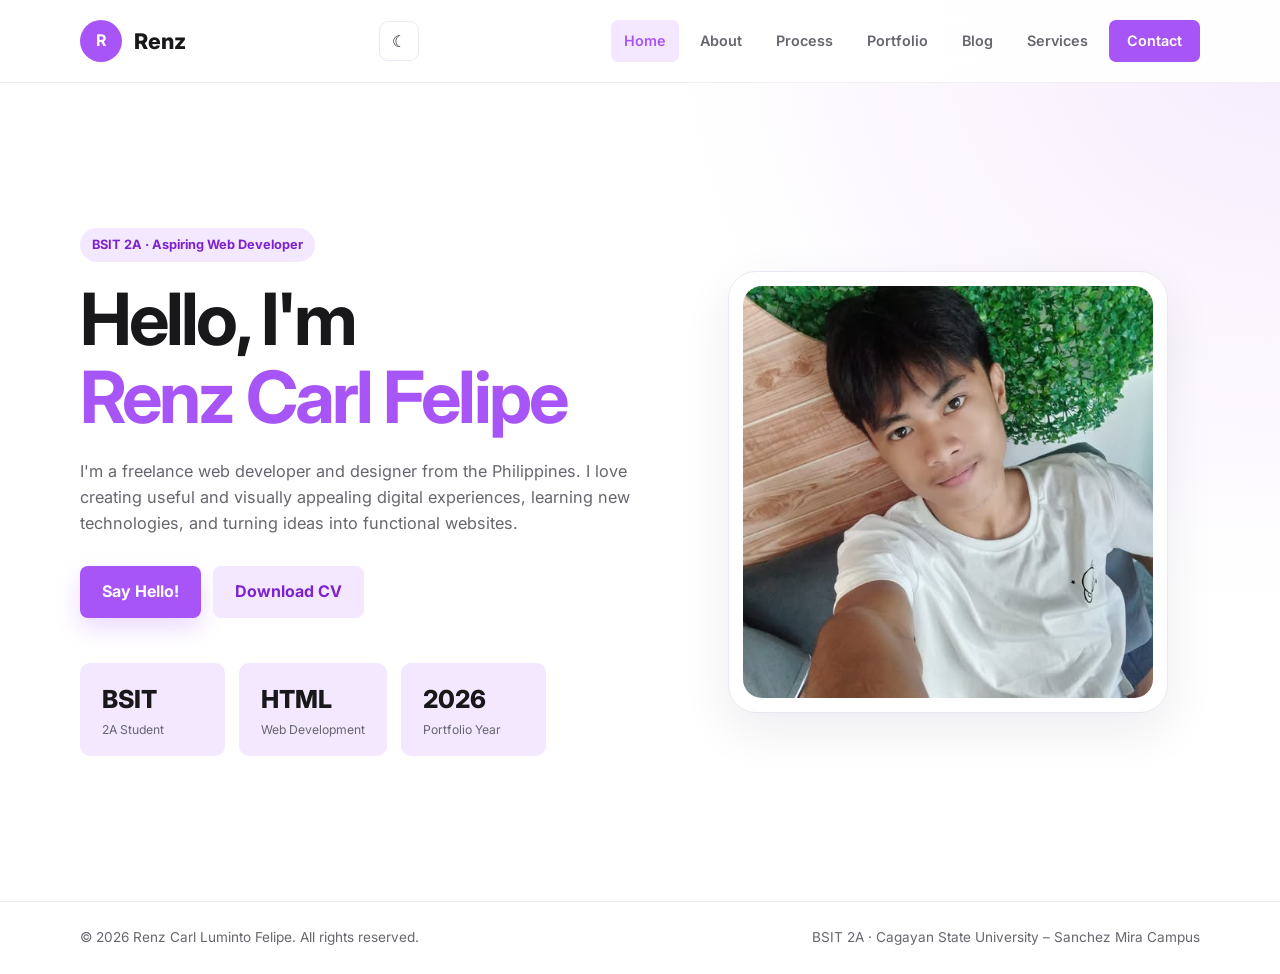
<file: index.html>
<!DOCTYPE html>
<html lang="en">
<head>
    <meta charset="UTF-8">
    <meta name="viewport" content="width=device-width, initial-scale=1.0">
    <meta name="description" content="Renz Carl Luminto Felipe - BSIT student and aspiring web developer.">
    <title>Home | Renz Carl Felipe</title>
    <link rel="stylesheet" href="style.css">
</head>
<body>
<header>
    <a class="logo-container" href="index.html">
        <div class="logo-icon">R</div>
        <div class="logo-text">Renz</div>
    </a>
    <div class="header-actions">
        <button class="icon-btn" id="themeToggle" aria-label="Toggle dark mode">☾</button>
        <button class="menu-btn" aria-label="Open menu">☰</button>
    </div>
    <nav><a href="index.html" class="active">Home</a>
<a href="about.html" class="">About</a>
<a href="process.html" class="">Process</a>
<a href="portfolio.html" class="">Portfolio</a>
<a href="blog.html" class="">Blog</a>
<a href="services.html" class="">Services</a>
<a href="contact.html" class=" contact-btn">Contact</a></nav>
</header>


<main class="container hero-section">
    <div class="hero-content reveal">
        <span class="eyebrow">BSIT 2A · Aspiring Web Developer</span>
        <h1>Hello, I'm<br><span class="highlight">Renz Carl Felipe</span></h1>
        <p>I'm a freelance web developer and designer from the Philippines. I love creating useful and visually appealing digital experiences, learning new technologies, and turning ideas into functional websites.</p>
        <div class="btn-row">
            <a class="btn btn-primary" href="contact.html">Say Hello!</a>
            <a class="btn btn-secondary" href="Renz-Carl-Felipe-CV.html" download>Download CV</a>
        </div>
        <div class="stats-row">
            <div class="stat-box"><div class="stat-number">BSIT</div><div class="stat-label">2A Student</div></div>
            <div class="stat-box"><div class="stat-number">HTML</div><div class="stat-label">Web Development</div></div>
            <div class="stat-box"><div class="stat-number">2026</div><div class="stat-label">Portfolio Year</div></div>
        </div>
    </div>
    <div class="hero-image-container reveal">
        <div class="image-card">
            <img src="renz-profile.jpg" alt="Portrait of Renz Carl Luminto Felipe">
        </div>
    </div>
</main>


<footer>
    <div class="container footer-inner">
        <span>© 2026 Renz Carl Luminto Felipe. All rights reserved.</span>
        <span>BSIT 2A · Cagayan State University – Sanchez Mira Campus</span>
    </div>
</footer>
<button class="back-top" aria-label="Back to top">↑</button>
<script src="script.js"></script>
</body>
</html>
</file>
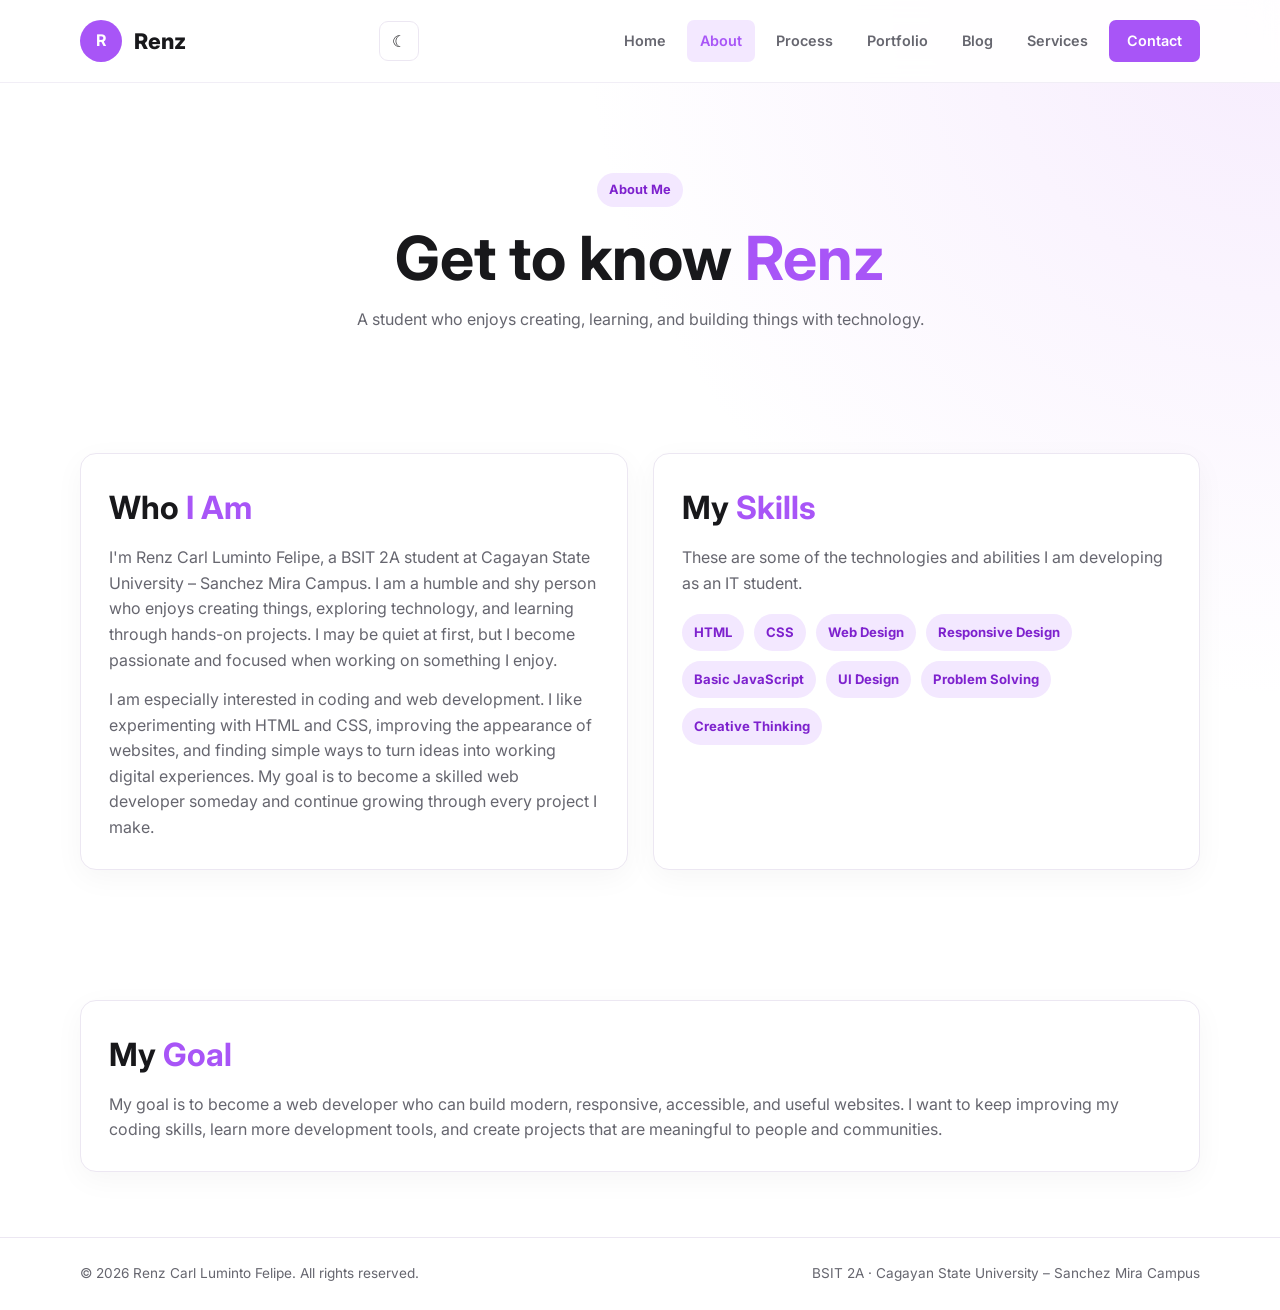
<file: about.html>
<!DOCTYPE html>
<html lang="en">
<head>
    <meta charset="UTF-8">
    <meta name="viewport" content="width=device-width, initial-scale=1.0">
    <meta name="description" content="Renz Carl Luminto Felipe - BSIT student and aspiring web developer.">
    <title>About | Renz Carl Felipe</title>
    <link rel="stylesheet" href="style.css">
</head>
<body>
<header>
    <a class="logo-container" href="index.html">
        <div class="logo-icon">R</div>
        <div class="logo-text">Renz</div>
    </a>
    <div class="header-actions">
        <button class="icon-btn" id="themeToggle" aria-label="Toggle dark mode">☾</button>
        <button class="menu-btn" aria-label="Open menu">☰</button>
    </div>
    <nav><a href="index.html" class="">Home</a>
<a href="about.html" class="active">About</a>
<a href="process.html" class="">Process</a>
<a href="portfolio.html" class="">Portfolio</a>
<a href="blog.html" class="">Blog</a>
<a href="services.html" class="">Services</a>
<a href="contact.html" class=" contact-btn">Contact</a></nav>
</header>


<main>
<section class="page-hero container reveal">
    <span class="eyebrow">About Me</span>
    <h1>Get to know <span class="highlight">Renz</span></h1>
    <p>A student who enjoys creating, learning, and building things with technology.</p>
</section>
<section class="section container">
    <div class="grid-2">
        <article class="card reveal">
            <h2 class="section-title">Who <span>I Am</span></h2>
            <p>I'm Renz Carl Luminto Felipe, a BSIT 2A student at Cagayan State University – Sanchez Mira Campus. I am a humble and shy person who enjoys creating things, exploring technology, and learning through hands-on projects. I may be quiet at first, but I become passionate and focused when working on something I enjoy.</p>
            <p style="margin-top:14px;">I am especially interested in coding and web development. I like experimenting with HTML and CSS, improving the appearance of websites, and finding simple ways to turn ideas into working digital experiences. My goal is to become a skilled web developer someday and continue growing through every project I make.</p>
        </article>
        <article class="card reveal">
            <h2 class="section-title">My <span>Skills</span></h2>
            <p>These are some of the technologies and abilities I am developing as an IT student.</p>
            <div class="skill-list">
                <span class="skill">HTML</span><span class="skill">CSS</span><span class="skill">Web Design</span>
                <span class="skill">Responsive Design</span><span class="skill">Basic JavaScript</span>
                <span class="skill">UI Design</span><span class="skill">Problem Solving</span><span class="skill">Creative Thinking</span>
            </div>
        </article>
    </div>
</section>
<section class="section container">
    <article class="card reveal">
        <h2 class="section-title">My <span>Goal</span></h2>
        <p>My goal is to become a web developer who can build modern, responsive, accessible, and useful websites. I want to keep improving my coding skills, learn more development tools, and create projects that are meaningful to people and communities.</p>
    </article>
</section>
</main>


<footer>
    <div class="container footer-inner">
        <span>© 2026 Renz Carl Luminto Felipe. All rights reserved.</span>
        <span>BSIT 2A · Cagayan State University – Sanchez Mira Campus</span>
    </div>
</footer>
<button class="back-top" aria-label="Back to top">↑</button>
<script src="script.js"></script>
</body>
</html>
</file>
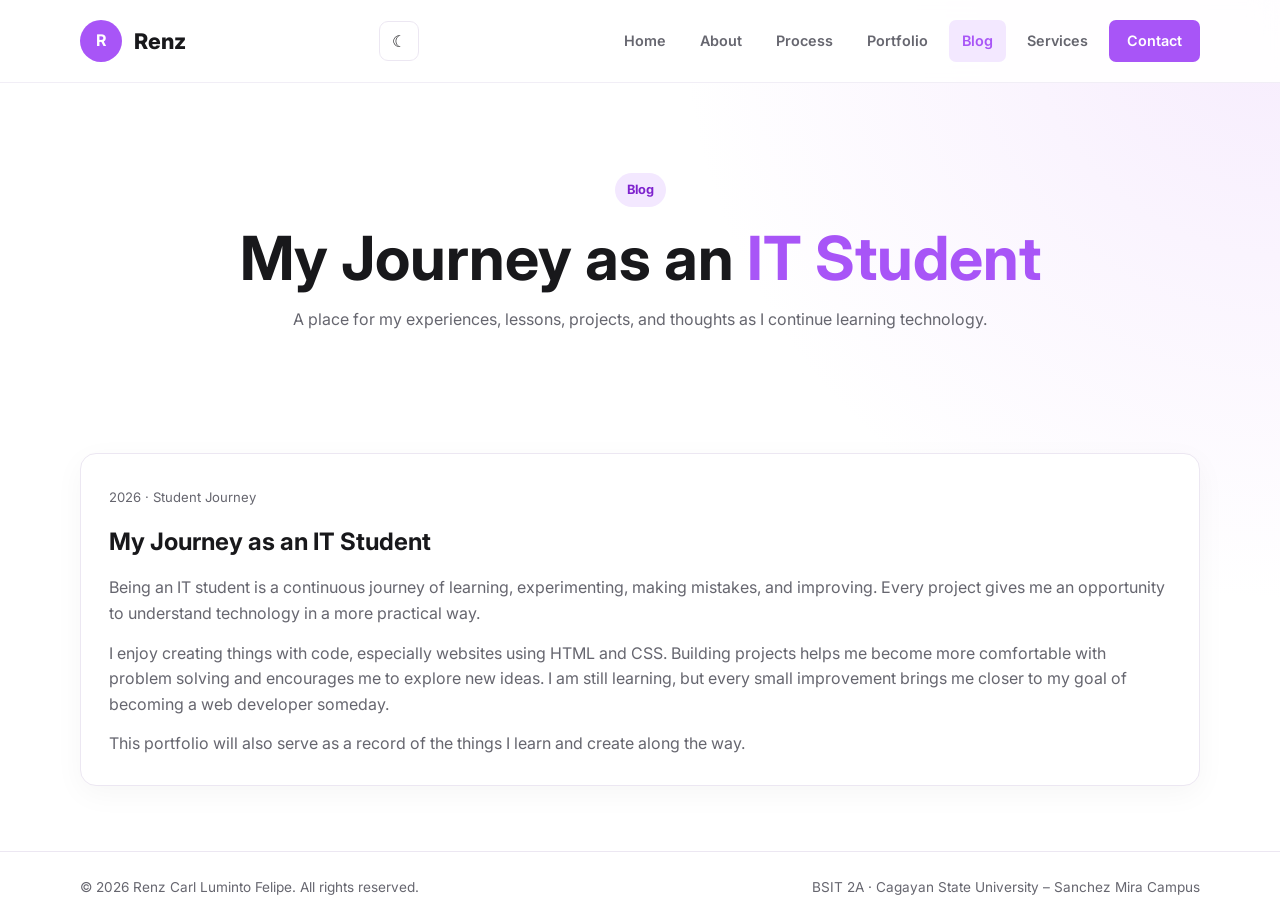
<file: blog.html>
<!DOCTYPE html>
<html lang="en">
<head>
    <meta charset="UTF-8">
    <meta name="viewport" content="width=device-width, initial-scale=1.0">
    <meta name="description" content="Renz Carl Luminto Felipe - BSIT student and aspiring web developer.">
    <title>Blog | Renz Carl Felipe</title>
    <link rel="stylesheet" href="style.css">
</head>
<body>
<header>
    <a class="logo-container" href="index.html">
        <div class="logo-icon">R</div>
        <div class="logo-text">Renz</div>
    </a>
    <div class="header-actions">
        <button class="icon-btn" id="themeToggle" aria-label="Toggle dark mode">☾</button>
        <button class="menu-btn" aria-label="Open menu">☰</button>
    </div>
    <nav><a href="index.html" class="">Home</a>
<a href="about.html" class="">About</a>
<a href="process.html" class="">Process</a>
<a href="portfolio.html" class="">Portfolio</a>
<a href="blog.html" class="active">Blog</a>
<a href="services.html" class="">Services</a>
<a href="contact.html" class=" contact-btn">Contact</a></nav>
</header>


<main>
<section class="page-hero container reveal">
    <span class="eyebrow">Blog</span>
    <h1>My Journey as an <span class="highlight">IT Student</span></h1>
    <p>A place for my experiences, lessons, projects, and thoughts as I continue learning technology.</p>
</section>
<section class="section container">
    <article class="card reveal">
        <div class="project-meta">2026 · Student Journey</div>
        <h2>My Journey as an IT Student</h2>
        <p style="margin-top:14px;">Being an IT student is a continuous journey of learning, experimenting, making mistakes, and improving. Every project gives me an opportunity to understand technology in a more practical way.</p>
        <p style="margin-top:14px;">I enjoy creating things with code, especially websites using HTML and CSS. Building projects helps me become more comfortable with problem solving and encourages me to explore new ideas. I am still learning, but every small improvement brings me closer to my goal of becoming a web developer someday.</p>
        <p style="margin-top:14px;">This portfolio will also serve as a record of the things I learn and create along the way.</p>
    </article>
</section>
</main>


<footer>
    <div class="container footer-inner">
        <span>© 2026 Renz Carl Luminto Felipe. All rights reserved.</span>
        <span>BSIT 2A · Cagayan State University – Sanchez Mira Campus</span>
    </div>
</footer>
<button class="back-top" aria-label="Back to top">↑</button>
<script src="script.js"></script>
</body>
</html>
</file>
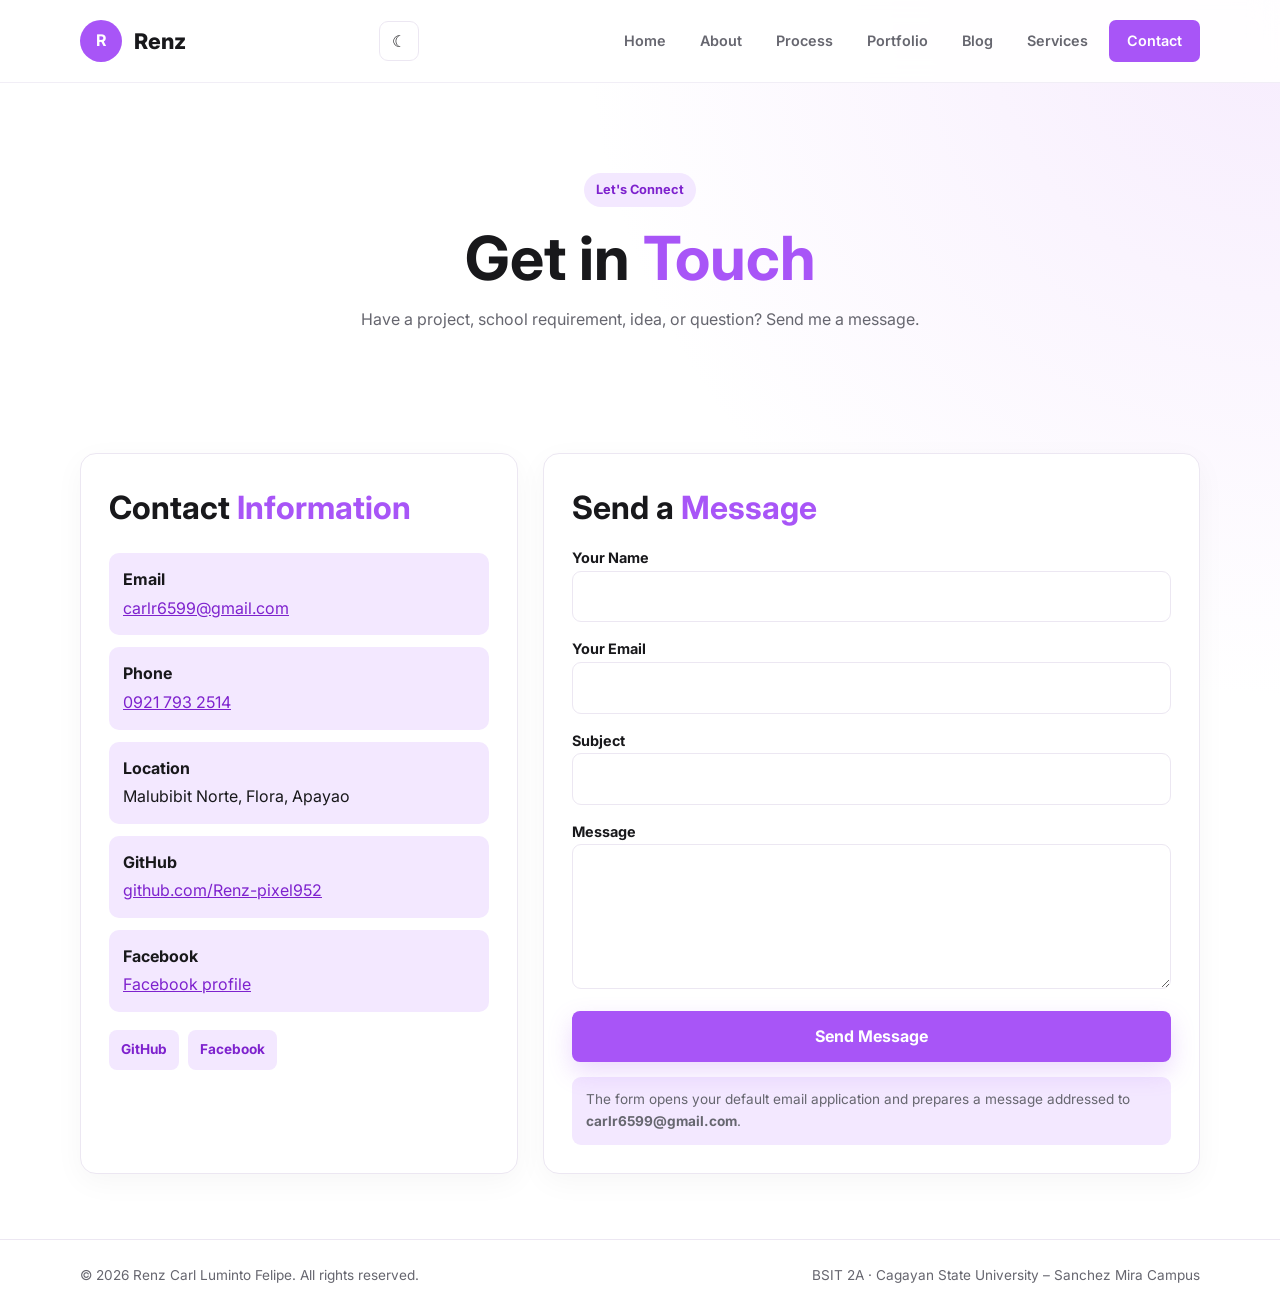
<file: contact.html>
<!DOCTYPE html>
<html lang="en">
<head>
    <meta charset="UTF-8">
    <meta name="viewport" content="width=device-width, initial-scale=1.0">
    <meta name="description" content="Renz Carl Luminto Felipe - BSIT student and aspiring web developer.">
    <title>Contact | Renz Carl Felipe</title>
    <link rel="stylesheet" href="style.css">
</head>
<body>
<header>
    <a class="logo-container" href="index.html">
        <div class="logo-icon">R</div>
        <div class="logo-text">Renz</div>
    </a>
    <div class="header-actions">
        <button class="icon-btn" id="themeToggle" aria-label="Toggle dark mode">☾</button>
        <button class="menu-btn" aria-label="Open menu">☰</button>
    </div>
    <nav><a href="index.html" class="">Home</a>
<a href="about.html" class="">About</a>
<a href="process.html" class="">Process</a>
<a href="portfolio.html" class="">Portfolio</a>
<a href="blog.html" class="">Blog</a>
<a href="services.html" class="">Services</a>
<a href="contact.html" class="active contact-btn">Contact</a></nav>
</header>


<main>
<section class="page-hero container reveal">
    <span class="eyebrow">Let's Connect</span>
    <h1>Get in <span class="highlight">Touch</span></h1>
    <p>Have a project, school requirement, idea, or question? Send me a message.</p>
</section>
<section class="section container">
    <div class="contact-grid">
        <article class="card reveal">
            <h2 class="section-title">Contact <span>Information</span></h2>
            <div class="contact-list">
                <div class="contact-item"><strong>Email</strong><a href="mailto:carlr6599@gmail.com">carlr6599@gmail.com</a></div>
                <div class="contact-item"><strong>Phone</strong><a href="tel:+639217932514">0921 793 2514</a></div>
                <div class="contact-item"><strong>Location</strong><span>Malubibit Norte, Flora, Apayao</span></div>
                <div class="contact-item"><strong>GitHub</strong><a href="https://github.com/Renz-pixel952" target="_blank" rel="noopener">github.com/Renz-pixel952</a></div>
                <div class="contact-item"><strong>Facebook</strong><a href="https://share.google/pXPJBIAvp7SwKJrmr" target="_blank" rel="noopener">Facebook profile</a></div>
            </div>
            <div class="socials">
                <a class="social" href="https://github.com/Renz-pixel952" target="_blank" rel="noopener">GitHub</a>
                <a class="social" href="https://share.google/pXPJBIAvp7SwKJrmr" target="_blank" rel="noopener">Facebook</a>
            </div>
        </article>
        <article class="card reveal">
            <h2 class="section-title">Send a <span>Message</span></h2>
            <form id="contactForm">
                <div><label for="name">Your Name</label><input id="name" type="text" required></div>
                <div><label for="email">Your Email</label><input id="email" type="email" required></div>
                <div><label for="subject">Subject</label><input id="subject" type="text" required></div>
                <div><label for="message">Message</label><textarea id="message" required></textarea></div>
                <button class="btn btn-primary" type="submit">Send Message</button>
            </form>
            <div class="notice">The form opens your default email application and prepares a message addressed to <strong>carlr6599@gmail.com</strong>.</div>
        </article>
    </div>
</section>
</main>


<footer>
    <div class="container footer-inner">
        <span>© 2026 Renz Carl Luminto Felipe. All rights reserved.</span>
        <span>BSIT 2A · Cagayan State University – Sanchez Mira Campus</span>
    </div>
</footer>
<button class="back-top" aria-label="Back to top">↑</button>
<script src="script.js"></script>
</body>
</html>
</file>
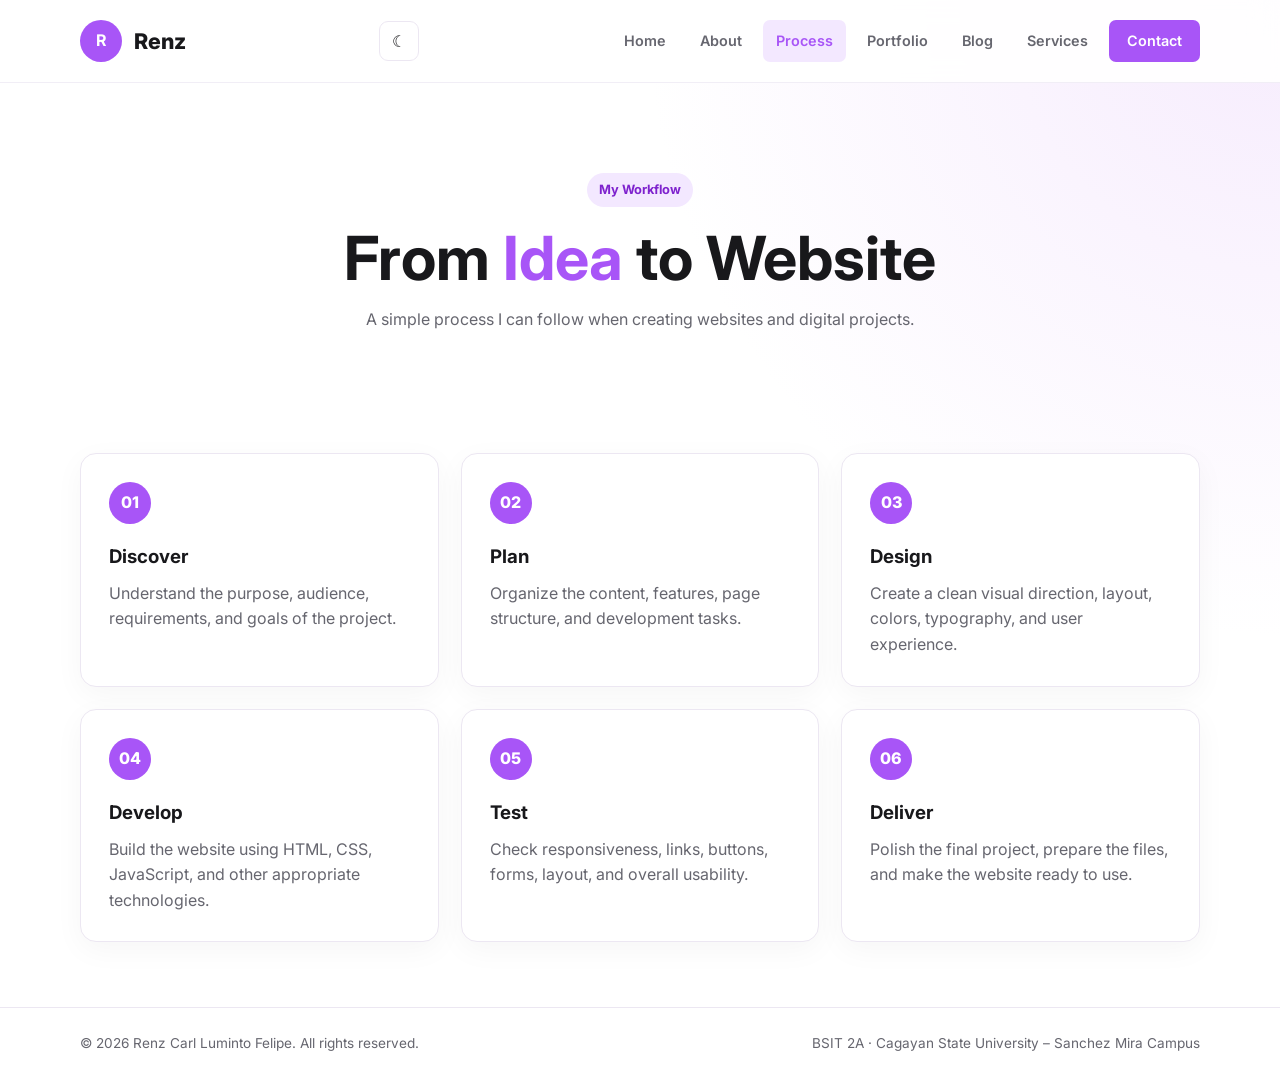
<file: process.html>
<!DOCTYPE html>
<html lang="en">
<head>
    <meta charset="UTF-8">
    <meta name="viewport" content="width=device-width, initial-scale=1.0">
    <meta name="description" content="Renz Carl Luminto Felipe - BSIT student and aspiring web developer.">
    <title>Process | Renz Carl Felipe</title>
    <link rel="stylesheet" href="style.css">
</head>
<body>
<header>
    <a class="logo-container" href="index.html">
        <div class="logo-icon">R</div>
        <div class="logo-text">Renz</div>
    </a>
    <div class="header-actions">
        <button class="icon-btn" id="themeToggle" aria-label="Toggle dark mode">☾</button>
        <button class="menu-btn" aria-label="Open menu">☰</button>
    </div>
    <nav><a href="index.html" class="">Home</a>
<a href="about.html" class="">About</a>
<a href="process.html" class="active">Process</a>
<a href="portfolio.html" class="">Portfolio</a>
<a href="blog.html" class="">Blog</a>
<a href="services.html" class="">Services</a>
<a href="contact.html" class=" contact-btn">Contact</a></nav>
</header>


<main>
<section class="page-hero container reveal">
    <span class="eyebrow">My Workflow</span>
    <h1>From <span class="highlight">Idea</span> to Website</h1>
    <p>A simple process I can follow when creating websites and digital projects.</p>
</section>
<section class="section container">
    <div class="grid-3">
<article class="card reveal">
    <div class="process-number">01</div>
    <h3>Discover</h3>
    <p>Understand the purpose, audience, requirements, and goals of the project.</p>
</article>

<article class="card reveal">
    <div class="process-number">02</div>
    <h3>Plan</h3>
    <p>Organize the content, features, page structure, and development tasks.</p>
</article>

<article class="card reveal">
    <div class="process-number">03</div>
    <h3>Design</h3>
    <p>Create a clean visual direction, layout, colors, typography, and user experience.</p>
</article>

<article class="card reveal">
    <div class="process-number">04</div>
    <h3>Develop</h3>
    <p>Build the website using HTML, CSS, JavaScript, and other appropriate technologies.</p>
</article>

<article class="card reveal">
    <div class="process-number">05</div>
    <h3>Test</h3>
    <p>Check responsiveness, links, buttons, forms, layout, and overall usability.</p>
</article>

<article class="card reveal">
    <div class="process-number">06</div>
    <h3>Deliver</h3>
    <p>Polish the final project, prepare the files, and make the website ready to use.</p>
</article></div>
</section>
</main>


<footer>
    <div class="container footer-inner">
        <span>© 2026 Renz Carl Luminto Felipe. All rights reserved.</span>
        <span>BSIT 2A · Cagayan State University – Sanchez Mira Campus</span>
    </div>
</footer>
<button class="back-top" aria-label="Back to top">↑</button>
<script src="script.js"></script>
</body>
</html>
</file>
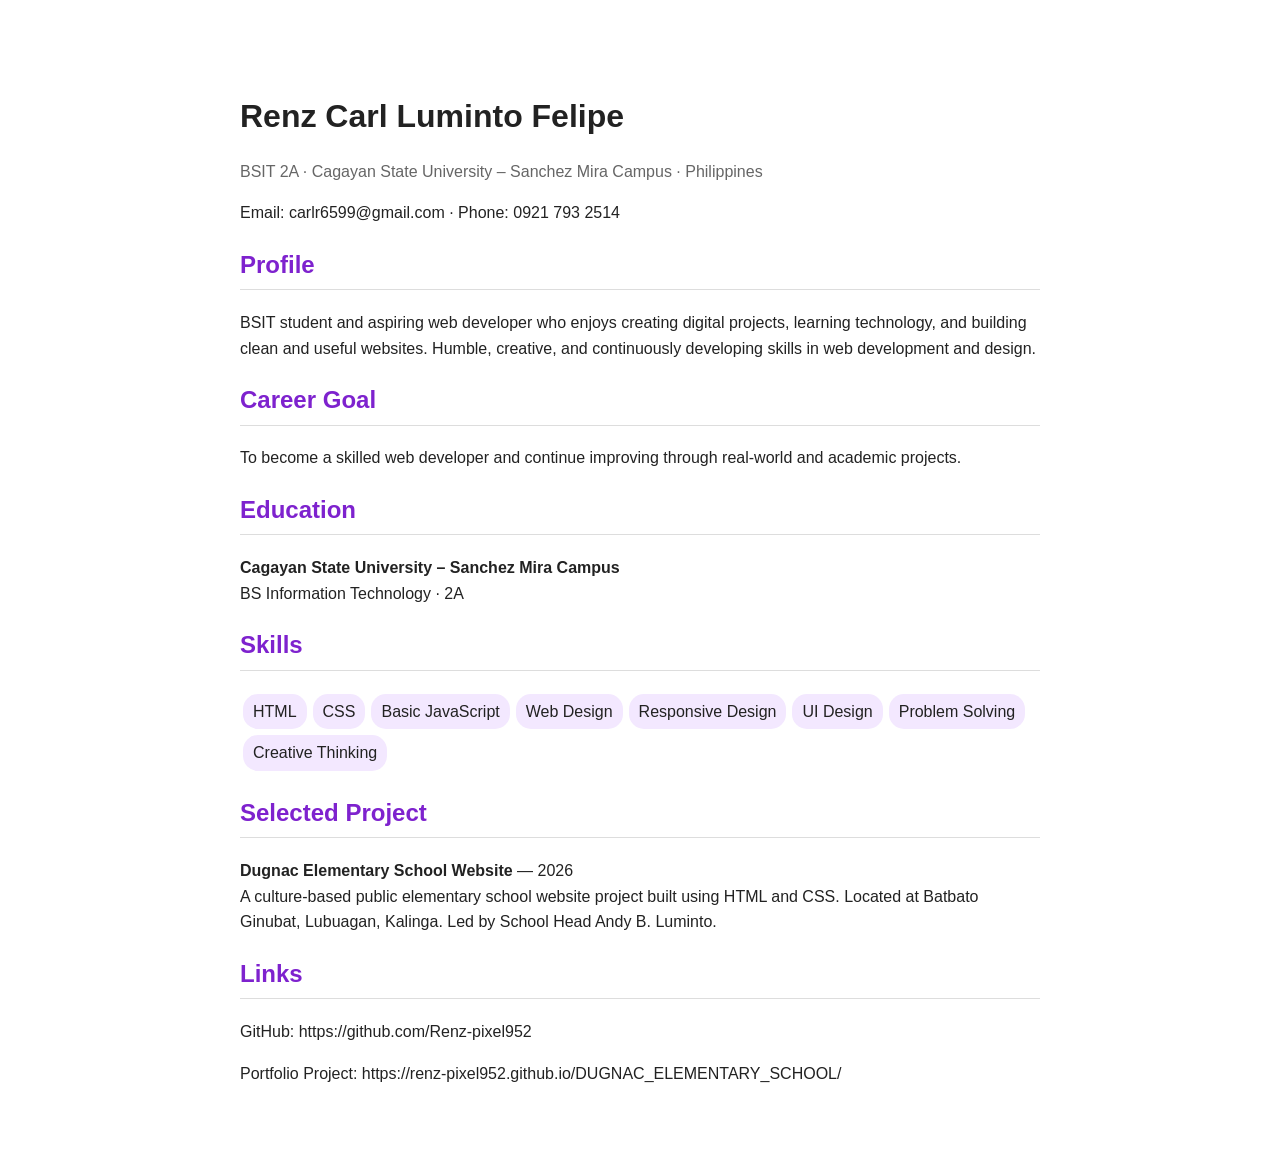
<file: Renz-Carl-Felipe-CV.html>
<!DOCTYPE html>
<html lang="en">
<head>
<meta charset="UTF-8">
<meta name="viewport" content="width=device-width, initial-scale=1.0">
<title>Renz Carl Luminto Felipe - CV</title>
<style>
body{font-family:Arial,sans-serif;max-width:800px;margin:40px auto;padding:30px;color:#222;line-height:1.6}
h1{margin-bottom:3px} h2{color:#7e22ce;border-bottom:1px solid #ddd;padding-bottom:5px}
.muted{color:#666}.tag{display:inline-block;background:#f3e8ff;padding:5px 10px;margin:3px;border-radius:15px}
@media print{body{margin:0}}
</style>
</head>
<body>
<h1>Renz Carl Luminto Felipe</h1>
<p class="muted">BSIT 2A · Cagayan State University – Sanchez Mira Campus · Philippines</p>
<p>Email: carlr6599@gmail.com · Phone: 0921 793 2514</p>
<h2>Profile</h2>
<p>BSIT student and aspiring web developer who enjoys creating digital projects, learning technology, and building clean and useful websites. Humble, creative, and continuously developing skills in web development and design.</p>
<h2>Career Goal</h2>
<p>To become a skilled web developer and continue improving through real-world and academic projects.</p>
<h2>Education</h2>
<p><strong>Cagayan State University – Sanchez Mira Campus</strong><br>BS Information Technology · 2A</p>
<h2>Skills</h2>
<p><span class="tag">HTML</span><span class="tag">CSS</span><span class="tag">Basic JavaScript</span><span class="tag">Web Design</span><span class="tag">Responsive Design</span><span class="tag">UI Design</span><span class="tag">Problem Solving</span><span class="tag">Creative Thinking</span></p>
<h2>Selected Project</h2>
<p><strong>Dugnac Elementary School Website</strong> — 2026<br>
A culture-based public elementary school website project built using HTML and CSS. Located at Batbato Ginubat, Lubuagan, Kalinga. Led by School Head Andy B. Luminto.</p>
<h2>Links</h2>
<p>GitHub: https://github.com/Renz-pixel952</p>
<p>Portfolio Project: https://renz-pixel952.github.io/DUGNAC_ELEMENTARY_SCHOOL/</p>
</body>
</html>
</file>
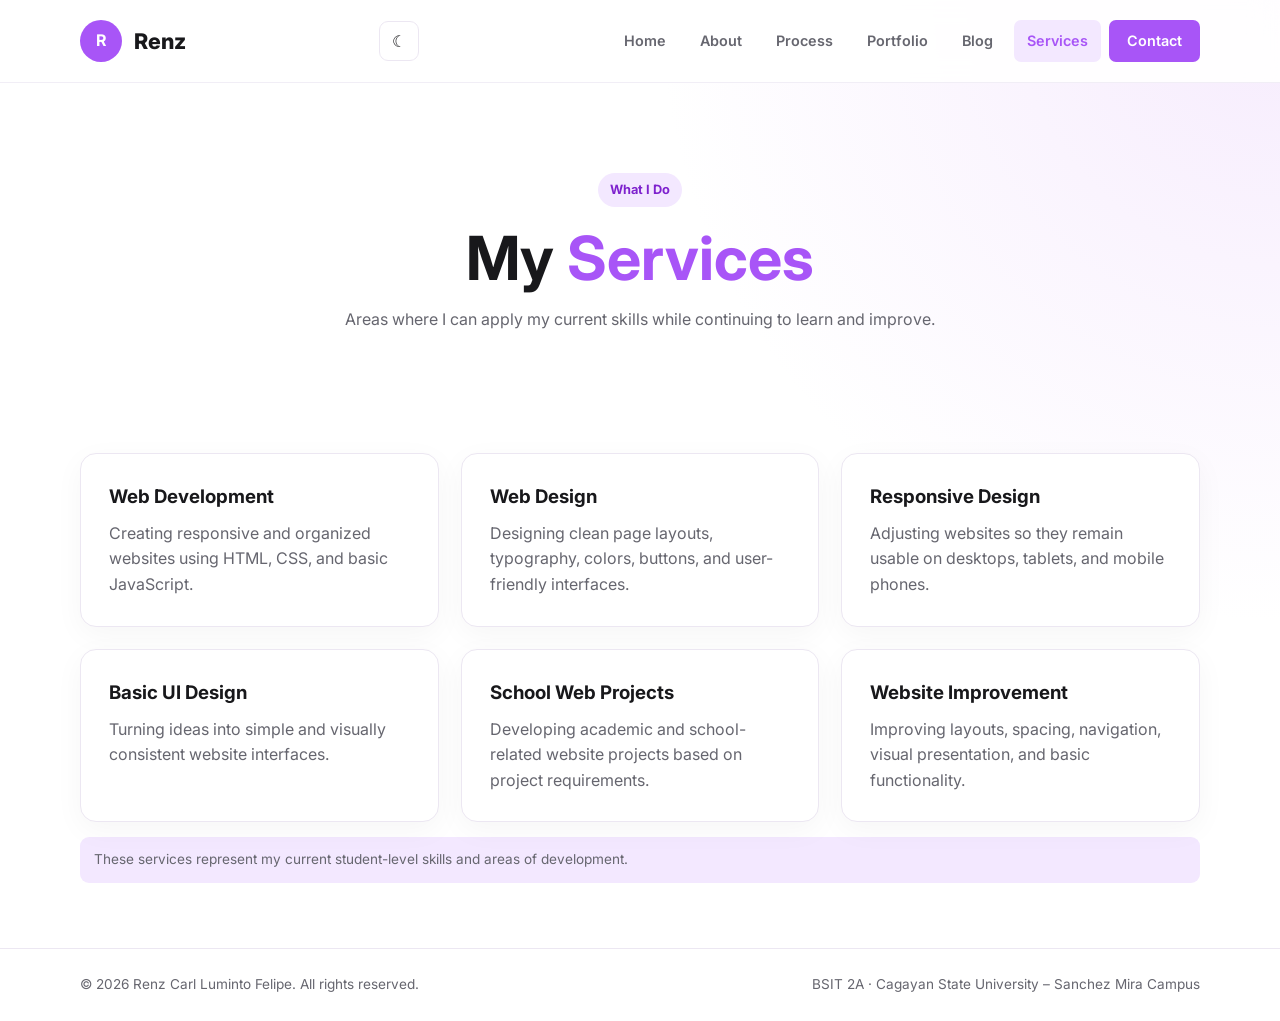
<file: services.html>
<!DOCTYPE html>
<html lang="en">
<head>
    <meta charset="UTF-8">
    <meta name="viewport" content="width=device-width, initial-scale=1.0">
    <meta name="description" content="Renz Carl Luminto Felipe - BSIT student and aspiring web developer.">
    <title>Services | Renz Carl Felipe</title>
    <link rel="stylesheet" href="style.css">
</head>
<body>
<header>
    <a class="logo-container" href="index.html">
        <div class="logo-icon">R</div>
        <div class="logo-text">Renz</div>
    </a>
    <div class="header-actions">
        <button class="icon-btn" id="themeToggle" aria-label="Toggle dark mode">☾</button>
        <button class="menu-btn" aria-label="Open menu">☰</button>
    </div>
    <nav><a href="index.html" class="">Home</a>
<a href="about.html" class="">About</a>
<a href="process.html" class="">Process</a>
<a href="portfolio.html" class="">Portfolio</a>
<a href="blog.html" class="">Blog</a>
<a href="services.html" class="active">Services</a>
<a href="contact.html" class=" contact-btn">Contact</a></nav>
</header>


<main>
<section class="page-hero container reveal">
    <span class="eyebrow">What I Do</span>
    <h1>My <span class="highlight">Services</span></h1>
    <p>Areas where I can apply my current skills while continuing to learn and improve.</p>
</section>
<section class="section container">
    <div class="grid-3">
        <article class="card reveal"><h3>Web Development</h3><p>Creating responsive and organized websites using HTML, CSS, and basic JavaScript.</p></article>
        <article class="card reveal"><h3>Web Design</h3><p>Designing clean page layouts, typography, colors, buttons, and user-friendly interfaces.</p></article>
        <article class="card reveal"><h3>Responsive Design</h3><p>Adjusting websites so they remain usable on desktops, tablets, and mobile phones.</p></article>
        <article class="card reveal"><h3>Basic UI Design</h3><p>Turning ideas into simple and visually consistent website interfaces.</p></article>
        <article class="card reveal"><h3>School Web Projects</h3><p>Developing academic and school-related website projects based on project requirements.</p></article>
        <article class="card reveal"><h3>Website Improvement</h3><p>Improving layouts, spacing, navigation, visual presentation, and basic functionality.</p></article>
    </div>
    <div class="notice">These services represent my current student-level skills and areas of development.</div>
</section>
</main>


<footer>
    <div class="container footer-inner">
        <span>© 2026 Renz Carl Luminto Felipe. All rights reserved.</span>
        <span>BSIT 2A · Cagayan State University – Sanchez Mira Campus</span>
    </div>
</footer>
<button class="back-top" aria-label="Back to top">↑</button>
<script src="script.js"></script>
</body>
</html>
</file>
<file: style.css>
@import url('https://fonts.googleapis.com/css2?family=Inter:wght@300;400;500;600;700;800&display=swap');

:root {
    --primary: #a855f7;
    --primary-dark: #7e22ce;
    --primary-soft: #f3e8ff;
    --text: #18181b;
    --muted: #66666f;
    --bg: #ffffff;
    --card: #ffffff;
    --border: #ece7f2;
    --shadow: 0 18px 50px rgba(31, 15, 50, .08);
}

body.dark {
    --text: #f5f3f7;
    --muted: #b7b1bf;
    --bg: #111015;
    --card: #19171e;
    --border: #302b36;
    --primary-soft: #281a35;
    --shadow: 0 18px 50px rgba(0, 0, 0, .28);
}

* { box-sizing: border-box; margin: 0; padding: 0; }

html { scroll-behavior: smooth; }

body {
    font-family: 'Inter', sans-serif;
    color: var(--text);
    background: var(--bg);
    background-image: radial-gradient(circle at top right, rgba(230, 200, 250, .35), transparent 38%);
    min-height: 100vh;
    line-height: 1.6;
    transition: background .3s ease, color .3s ease;
}

a { color: inherit; }
img { max-width: 100%; }

.container {
    width: min(1120px, calc(100% - 40px));
    margin: 0 auto;
}

header {
    position: sticky;
    top: 0;
    z-index: 1000;
    display: flex;
    justify-content: space-between;
    align-items: center;
    padding: 20px max(30px, calc((100vw - 1120px) / 2));
    background: color-mix(in srgb, var(--bg) 90%, transparent);
    backdrop-filter: blur(14px);
    border-bottom: 1px solid color-mix(in srgb, var(--border) 70%, transparent);
}

.logo-container { display: flex; align-items: center; gap: 12px; text-decoration: none; }

.logo-icon {
    background: var(--primary);
    color: white;
    font-weight: 700;
    width: 42px;
    height: 42px;
    border-radius: 50%;
    display: grid;
    place-items: center;
}

.logo-text { font-size: 1.35rem; font-weight: 800; }

nav { display: flex; align-items: center; gap: 8px; }

nav a {
    text-decoration: none;
    color: var(--muted);
    font-weight: 600;
    font-size: .9rem;
    padding: 9px 13px;
    border-radius: 7px;
    transition: .25s ease;
}

nav a:hover, nav a.active { color: var(--primary); background: var(--primary-soft); }

nav a.contact-btn {
    background: var(--primary);
    color: white;
    padding: 9px 18px;
}
nav a.contact-btn:hover { background: var(--primary-dark); color: white; }

.header-actions { display: flex; align-items: center; gap: 10px; }

.icon-btn, .menu-btn {
    border: 1px solid var(--border);
    background: var(--card);
    color: var(--text);
    width: 40px;
    height: 40px;
    border-radius: 9px;
    cursor: pointer;
    display: grid;
    place-items: center;
    font-size: 1rem;
}

.menu-btn { display: none; }

.hero-section {
    min-height: calc(100vh - 82px);
    display: grid;
    grid-template-columns: 1.05fr .95fr;
    align-items: center;
    gap: 60px;
    padding: 70px 0;
}

.eyebrow {
    display: inline-flex;
    background: var(--primary-soft);
    color: var(--primary-dark);
    padding: 7px 12px;
    border-radius: 999px;
    font-size: .8rem;
    font-weight: 700;
    margin-bottom: 18px;
}

body.dark .eyebrow { color: #d8b4fe; }

.hero-content h1 {
    font-size: clamp(2.6rem, 6vw, 4.5rem);
    line-height: 1.08;
    letter-spacing: -.04em;
    margin-bottom: 22px;
}

.highlight { color: var(--primary); }

.hero-content p, .section-intro {
    color: var(--muted);
    font-size: 1.02rem;
    max-width: 680px;
}

.hero-content p { margin-bottom: 30px; }

.btn-row { display: flex; flex-wrap: wrap; gap: 12px; }

.btn {
    display: inline-flex;
    align-items: center;
    justify-content: center;
    gap: 8px;
    text-decoration: none;
    border: 0;
    border-radius: 8px;
    padding: 13px 22px;
    font: inherit;
    font-weight: 700;
    cursor: pointer;
    transition: transform .2s ease, background .2s ease, box-shadow .2s ease;
}

.btn:hover { transform: translateY(-2px); }

.btn-primary { background: var(--primary); color: white; box-shadow: 0 10px 24px rgba(168,85,247,.22); }
.btn-primary:hover { background: var(--primary-dark); }
.btn-secondary { background: var(--primary-soft); color: var(--primary-dark); }
body.dark .btn-secondary { color: #d8b4fe; }

.hero-image-container { display: flex; justify-content: center; }

.image-card {
    background: var(--card);
    border: 1px solid var(--border);
    border-radius: 28px;
    padding: 14px;
    box-shadow: var(--shadow);
    width: min(440px, 100%);
    transition: transform 1s ease, box-shadow 1s ease;
}

.image-card:hover {
    transform: translateX(16px) rotate(1deg);
    box-shadow: 0 30px 70px rgba(168,85,247,.16);
}

.image-card img {
    width: 100%;
    display: block;
    border-radius: 19px;
}

.stats-row { display: flex; flex-wrap: wrap; gap: 14px; margin-top: 45px; }

.stat-box {
    background: var(--primary-soft);
    border-radius: 10px;
    padding: 17px 22px;
    min-width: 145px;
}

.stat-number { font-size: 1.55rem; font-weight: 800; }
.stat-label { font-size: .76rem; color: var(--muted); }

.page-hero {
    padding: 90px 0 55px;
    text-align: center;
}

.page-hero h1 { font-size: clamp(2.3rem, 5vw, 3.8rem); line-height: 1.1; margin-bottom: 15px; }
.page-hero p { color: var(--muted); max-width: 700px; margin: auto; }

.section { padding: 65px 0; }
.section-title { font-size: 2rem; margin-bottom: 12px; }
.section-title span { color: var(--primary); }

.grid-2 { display: grid; grid-template-columns: repeat(2, 1fr); gap: 25px; }
.grid-3 { display: grid; grid-template-columns: repeat(3, 1fr); gap: 22px; }

.card {
    background: var(--card);
    border: 1px solid var(--border);
    border-radius: 16px;
    padding: 28px;
    box-shadow: 0 8px 30px rgba(20, 10, 30, .04);
    transition: transform .25s ease, box-shadow .25s ease;
}
.card:hover { transform: translateY(-5px); box-shadow: var(--shadow); }
.card h3 { margin-bottom: 9px; }
.card p { color: var(--muted); }

.skill-list { display: flex; flex-wrap: wrap; gap: 10px; margin-top: 18px; }
.skill { background: var(--primary-soft); color: var(--primary-dark); padding: 8px 12px; border-radius: 999px; font-size: .82rem; font-weight: 700; }
body.dark .skill { color: #d8b4fe; }

.process-number {
    width: 42px; height: 42px; display: grid; place-items: center;
    border-radius: 50%; background: var(--primary); color: white; font-weight: 800; margin-bottom: 18px;
}

.project-card { overflow: hidden; padding: 0; }
.project-media {
    height: 220px;
    display: grid;
    place-items: center;
    background: linear-gradient(135deg, #f3e8ff, #ffffff);
    color: var(--primary-dark);
    font-weight: 800;
}
body.dark .project-media { background: linear-gradient(135deg, #2a1936, #19171e); color: #d8b4fe; }
.project-body { padding: 24px; }
.project-meta { color: var(--muted); font-size: .82rem; margin: 5px 0 15px; }
.project-actions { display: flex; gap: 8px; flex-wrap: wrap; }

.filters { display: flex; gap: 9px; flex-wrap: wrap; margin: 25px 0; }
.filter-btn {
    border: 1px solid var(--border); background: var(--card); color: var(--muted);
    padding: 9px 14px; border-radius: 8px; cursor: pointer; font-weight: 700;
}
.filter-btn.active, .filter-btn:hover { background: var(--primary); color: white; border-color: var(--primary); }

.contact-grid { display: grid; grid-template-columns: .8fr 1.2fr; gap: 25px; }
.contact-list { display: grid; gap: 12px; margin-top: 20px; }
.contact-item {
    padding: 14px; background: var(--primary-soft); border-radius: 10px;
    overflow-wrap: anywhere;
}
.contact-item strong { display: block; margin-bottom: 3px; }
.contact-item a { color: var(--primary-dark); }
body.dark .contact-item a { color: #d8b4fe; }

form { display: grid; gap: 14px; }
label { font-weight: 700; font-size: .9rem; }
input, textarea, select {
    width: 100%; border: 1px solid var(--border); background: var(--bg); color: var(--text);
    border-radius: 9px; padding: 12px 13px; font: inherit; outline: none;
}
input:focus, textarea:focus, select:focus { border-color: var(--primary); box-shadow: 0 0 0 3px rgba(168,85,247,.1); }
textarea { min-height: 145px; resize: vertical; }

footer { border-top: 1px solid var(--border); padding: 25px 0; color: var(--muted); font-size: .85rem; }
.footer-inner { display: flex; justify-content: space-between; gap: 20px; align-items: center; }

.modal {
    position: fixed; inset: 0; background: rgba(0,0,0,.68); z-index: 2000;
    display: none; place-items: center; padding: 20px;
}
.modal.show { display: grid; }
.modal-content {
    width: min(760px, 100%); max-height: 90vh; overflow: auto;
    background: var(--card); border: 1px solid var(--border); border-radius: 18px; padding: 26px; position: relative;
}
.modal-close {
    position: absolute; right: 16px; top: 16px; width: 38px; height: 38px;
    border: 0; border-radius: 50%; background: var(--primary-soft); color: var(--text); cursor: pointer;
}
.modal-media {
    height: 280px; display: grid; place-items: center; border-radius: 12px; margin: 15px 0;
    background: linear-gradient(135deg, #f3e8ff, #fff); color: var(--primary-dark); font-weight: 800;
}
body.dark .modal-media { background: #281a35; color: #d8b4fe; }

.socials { display: flex; gap: 9px; flex-wrap: wrap; margin-top: 18px; }
.social {
    text-decoration: none; background: var(--primary-soft); color: var(--primary-dark);
    padding: 9px 12px; border-radius: 8px; font-weight: 700; font-size: .85rem;
}
body.dark .social { color: #d8b4fe; }

.reveal { opacity: 1; transform: none; transition: .7s ease; }
.js-ready .reveal { opacity: 0; transform: translateY(20px); }\n.js-ready .reveal.visible { opacity: 1; transform: none; }

.back-top {
    position: fixed; right: 22px; bottom: 22px; width: 44px; height: 44px; border: 0;
    border-radius: 50%; background: var(--primary); color: white; cursor: pointer;
    display: none; z-index: 1200;
}
.back-top.show { display: grid; place-items: center; }

.notice {
    margin-top: 15px; padding: 12px 14px; background: var(--primary-soft);
    color: var(--muted); border-radius: 9px; font-size: .85rem;
}

@media (max-width: 900px) {
    header { padding: 16px 20px; }
    .menu-btn { display: grid; }
    nav {
        display: none; position: absolute; top: 74px; left: 20px; right: 20px;
        background: var(--card); border: 1px solid var(--border); border-radius: 14px;
        padding: 12px; box-shadow: var(--shadow); flex-direction: column; align-items: stretch;
    }
    nav.open { display: flex; }
    nav a { text-align: center; }
    .hero-section, .contact-grid, .grid-2 { grid-template-columns: 1fr; }
    .hero-section { text-align: center; }
    .hero-content p { margin-left: auto; margin-right: auto; }
    .btn-row, .stats-row { justify-content: center; }
    .hero-image-container { order: -1; }
    .grid-3 { grid-template-columns: 1fr 1fr; }
}

@media (max-width: 600px) {
    .container { width: min(100% - 28px, 1120px); }
    .grid-3 { grid-template-columns: 1fr; }
    .page-hero { padding: 65px 0 35px; }
    .section { padding: 45px 0; }
    .stats-row { display: grid; grid-template-columns: 1fr; }
    .stat-box { text-align: center; }
    .footer-inner { flex-direction: column; text-align: center; }
}
</file>
